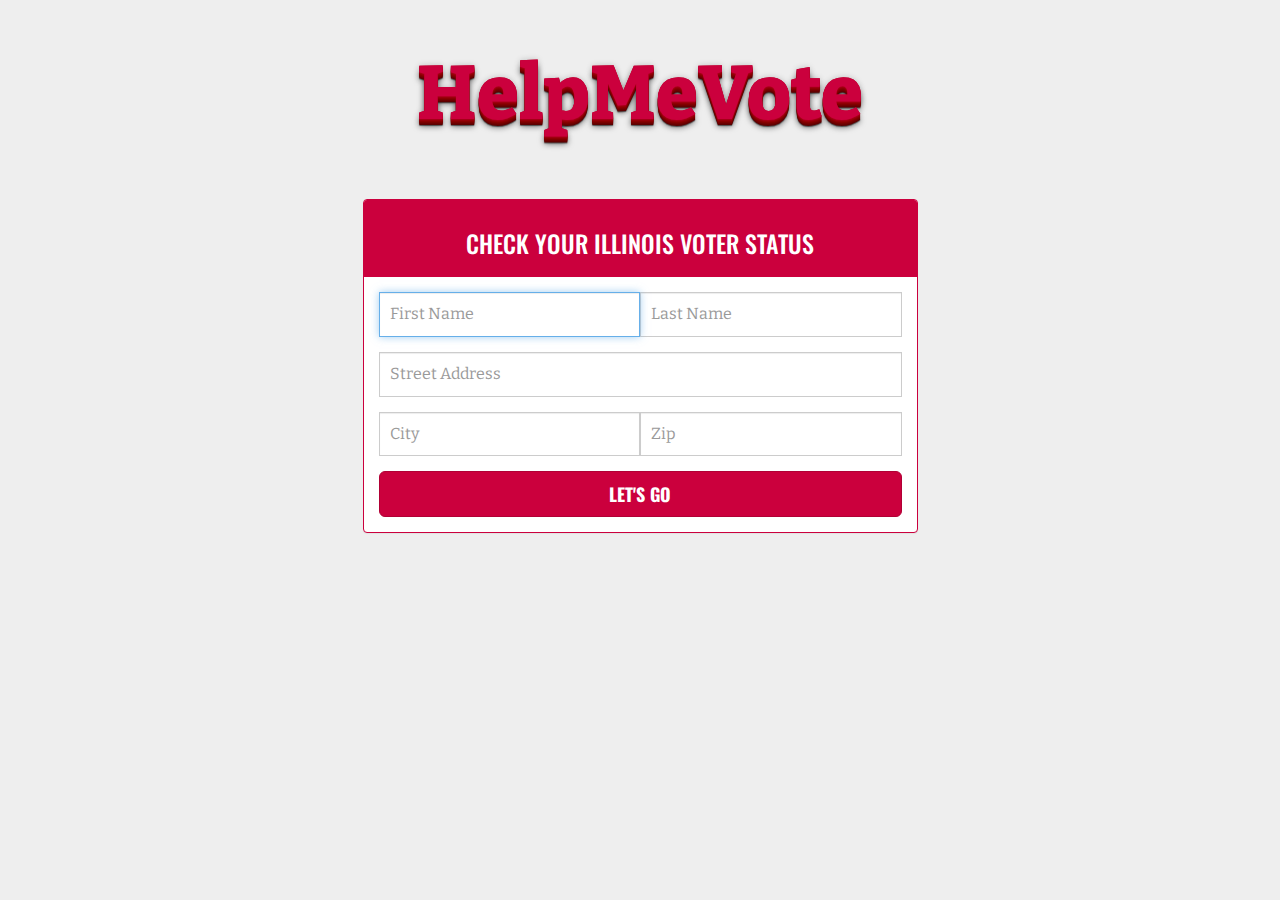
<file: index.html>
<!DOCTYPE html>
<!-- saved from url=(0040)http://getbootstrap.com/examples/signin/ -->
<html lang="en"><head><meta http-equiv="Content-Type" content="text/html; charset=UTF-8">
    <meta charset="utf-8">
    <meta http-equiv="X-UA-Compatible" content="IE=edge">
    <meta name="viewport" content="width=device-width, initial-scale=1">
    <!-- The above 3 meta tags *must* come first in the head; any other head content must come *after* these tags -->
    <meta name="description" content="">
    <meta name="author" content="">
    <link rel="icon" href="favicon.ico">

    <title>HelpMeVote Illinois</title>

    <!-- Bootstrap core CSS -->
    <link href="css/bootstrap.custom.css" rel="stylesheet">

    <!-- Custom styles for this template -->
    <link href="css/signin.css" rel="stylesheet">
    <link href="css/helpmevote.css" rel="stylesheet">
    <link href="css/font-awesome.min.css" rel="stylesheet">
    <link href='https://fonts.googleapis.com/css?family=Oswald:400,700|Bitter:400,700' rel='stylesheet' type='text/css'>

  </head>

  <body>

    <div class="container">
	    <div class="row">
		              <div class="text-center logo">HelpMeVote</div>
	    </div>
	<div class="row">
		<div class="col-md-6 col-md-offset-3">
      <form class="form-signin" id="voterForm">
	   	<div class="panel panel-primary">
		<div class="panel-heading"><h3 class="text-center">Check Your Illinois Voter Status</h3></div>
	   	<div class="panel-body">
        <div id="errorAlert" class="alert alert-danger text-center" role="alert" hidden="true">Please fill out every reqiuired text field</div>
	    <div class="row no-gutters">
      	<div class="col-sm-6">
	        <div class="form-group">
            	<input type="text" id="inputFName" class="form-control" placeholder="First Name" autofocus="" required>
	        </div>
      	</div>
      	<div class="col-sm-6">
	        <div class="form-group">
            	<input type="text" id="inputLName" class="form-control" placeholder="Last Name" required>
	        </div>
      	</div>
	    </div>
		<div class="row no-gutters">
      	<div class="col-sm-12">
	        <div class="form-group">
            	<input type="text" id="inputAddress" class="form-control" placeholder="Street Address" required>
	        </div>
      	</div>
        <div class="col-sm-6">
          <div class="form-group">
              <input type="text" id="inputCity" class="form-control" placeholder="City" required>
          </div>
        </div>
      	<div class="col-sm-6">
	        <div class="form-group">
           		<input type="text" id="inputZip" class="form-control" placeholder="Zip" required>
	        </div>
      	</div>
		</div>
		<div class="row">
      	<div class="col-sm-12">
        	<a class="btn btn-lg btn-primary btn-block" id="submit" type="submit">Let's Go <!-- <i class="fa fa-arrow-right"></i> --></a>
      	</div>
		</div>
	   	</div>
	   	</div>
      </form>
		</div>
	</div>
    </div> <!-- /container -->

    <script src="js/jquery.min.js"></script>
    <script src="js/bootstrap.min.js"></script>
    <script src="js/signin.js"></script>
  

</body></html>
</file>
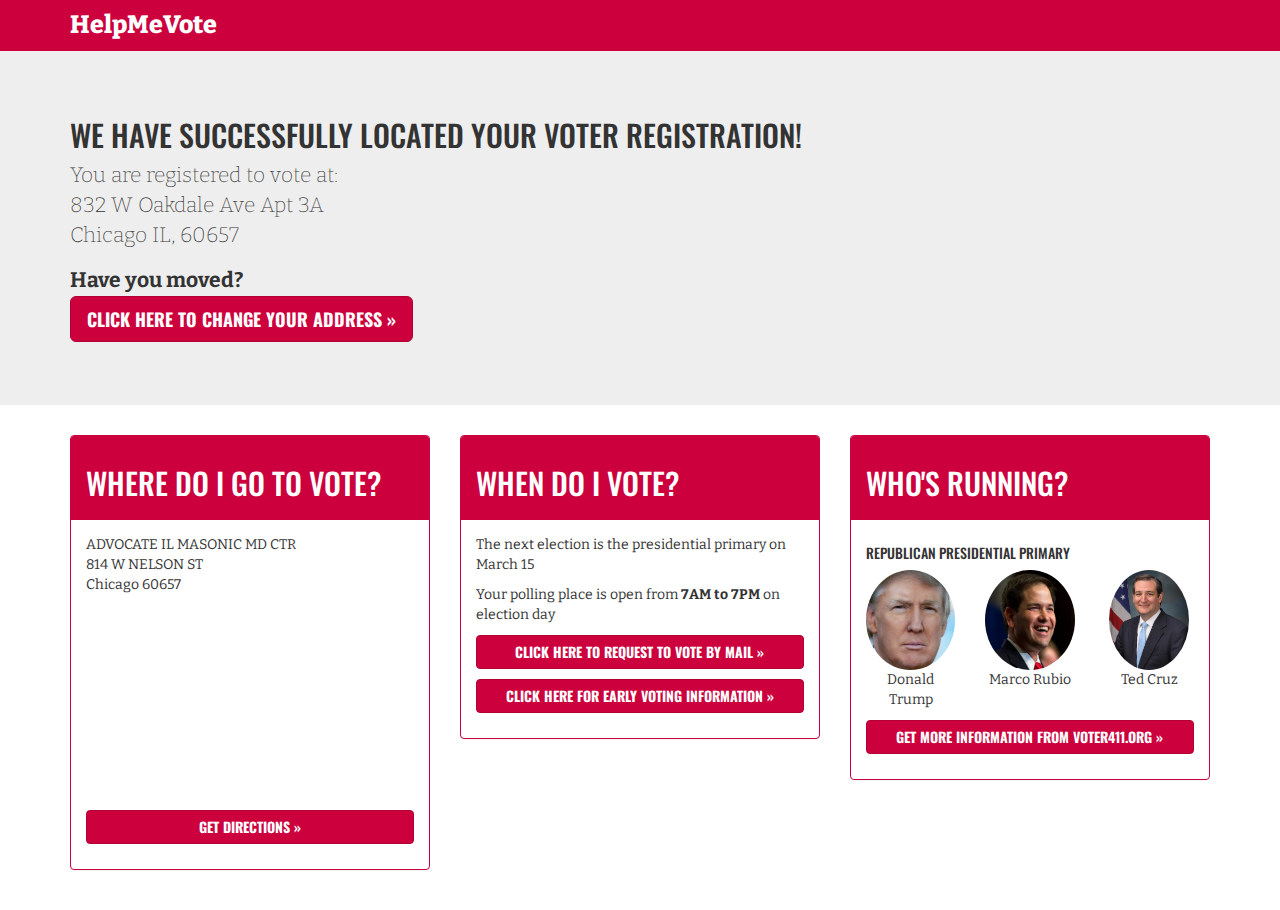
<file: results.html>
<!DOCTYPE html>
<!-- saved from url=(0043)http://getbootstrap.com/examples/jumbotron/ -->
<html lang="en"><head><meta http-equiv="Content-Type" content="text/html; charset=UTF-8">
    <meta charset="utf-8">
    <meta http-equiv="X-UA-Compatible" content="IE=edge">
    <meta name="viewport" content="width=device-width, initial-scale=1">
    <!-- The above 3 meta tags *must* come first in the head; any other head content must come *after* these tags -->
    <meta name="description" content="">
    <meta name="author" content="">
    <link rel="icon" href="http://getbootstrap.com/favicon.ico">

    <title>HelpMeVote Results</title>

    <link href="css/bootstrap.custom.css" rel="stylesheet">

    <!-- Custom styles for this template -->
    <link href="css/results.css" rel="stylesheet">
    <link href="css/helpmevote.css" rel="stylesheet">
    <link href="css/font-awesome.min.css" rel="stylesheet">
    <link href='https://fonts.googleapis.com/css?family=Oswald:400,700|Bitter:400,700' rel='stylesheet' type='text/css'>
  </head>

  <body>

    <nav class="navbar navbar-fixed-top bg-primary">
      <div class="container">
        <div class="navbar-header">
          <div class="navbar-brand">HelpMeVote</div>
        </div>
      </div>
    </nav>

    <!-- Main jumbotron for a primary marketing message or call to action -->
    <div class="jumbotron">
      <div class="container">
        <h2>We have successfully located your voter registration!</h2>
        <p id="voter-address">You are registered to vote at:<br>
        832 W Oakdale Ave Apt 3A<br>
        Chicago IL, 60657
        </p>
        <p style="font-weight: bold">Have you moved?<br><a class="btn btn-primary btn-lg" href="https://ova.elections.il.gov/" role="button" target="_blank">Click here to change your address »</a></p>
      </div>
    </div>

    <div class="container">
      <!-- Example row of columns -->
      <div class="row">
        <div class="col-md-4">
	      <div class="panel-primary panel">
		      <div class="panel-heading"><h2>Where do I go to vote?</h2></div>
		      <div class="panel-body">
		          <p>ADVOCATE IL MASONIC MD CTR<br>
		          814 W NELSON ST<br>
		          Chicago 60657</p>
		          <div id="map-container"></div>
		          <p><a class="btn btn-primary btn-block" href="https://maps.google.com?daddr=814+W+Nelson+St+Chicago+IL+60657" role="button" target="_blank">Get Directions »</a></p>
				  </div>
	      </div>
        </div>

        <div class="col-md-4">
	        <div class="panel-primary panel">
		      <div class="panel-heading"><h2>When do I vote?</h2></div>
		      <div class="panel-body">
          <p>The next election is the presidential primary on March 15</p>
          <p>Your polling place is open from <b>7AM to 7PM</b> on election day</p>
          <p><a class="btn btn-primary btn-block" href="http://cookcountyclerk.com/elections/mailvoting/Pages/default.aspx" role="button" target="_blank">Click here to request to vote by mail »</a></p>
          <p><a class="btn btn-primary btn-block" href="http://www.cookcountyclerk.com/elections/earlyvoting/Pages/EarlyVotingLocations.aspx" role="button" target="_blank">Click here for early voting information »</a></p>
       
		      </div></div></div>

        <div class="col-md-4">
          <div class="panel-primary panel">
		      <div class="panel-heading"><h2>Who's Running?</h2></div>
		      <div class="panel-body">

          <h5>Republican Presidential Primary</h5>
          <div class="row" style="text-align: center;">
            <div class="col-md-4">
              <img class="img-circle img-responsive img-candidate" src="img/trump.jpg" alt="Candidate 1">
              <p>Donald Trump</p>
            </div>
            <div class="col-md-4">
              <img class="img-circle img-responsive img-candidate" src="img/rubio.jpg" alt="Candidate 2">
              <p>Marco Rubio</p>
            </div>
            <div class="col-md-4">
              <img class="img-circle img-responsive img-candidate" src="img/cruz.jpg" alt="Candidate 3">
              <p>Ted Cruz</p>
            </div>
          </div>
          <p><a class="btn btn-primary btn-block" href="http://www.vote411.org/ballot?street=832%20W%20Oakdale%20Ave%20Apt%203A&city=Chicago&state=Illinois&zip=60657" role="button" target="_blank">Get more information from voter411.org »</a></p>
		      </div></div>
        </div>
      </div>

     
    </div> <!-- /container -->


   <script src="js/jquery.min.js"></script>
   <script src="js/bootstrap.min.js"></script>
   <script src="http://maps.google.com/maps/api/js?sensor=false"></script>
   <script src="js/results.js"></script>
   
  

</body></html>
</file>
<file: css/signin.css>
body {
  padding-top: 40px;
  padding-bottom: 40px;
  background-color: #eee;
}

.form-signin {
  width: 100%;
}

.form-signin .form-signin-heading,
.form-signin .checkbox {
  margin-bottom: 10px;
}
.form-signin .checkbox {
  font-weight: normal;
}
.form-signin .form-control {
  position: relative;
  height: auto;
  -webkit-box-sizing: border-box;
     -moz-box-sizing: border-box;
          box-sizing: border-box;
  padding: 10px;
  font-size: 16px;
}
.form-signin .form-control:focus {
  z-index: 2;
}
.form-signin input[type="email"] {
  margin-bottom: -1px;
  border-bottom-right-radius: 0;
  border-bottom-left-radius: 0;
}
.form-signin input[type="password"] {
  margin-bottom: 10px;
  border-top-left-radius: 0;
  border-top-right-radius: 0;
}
</file>
<file: css/helpmevote.css>
.row.no-gutters {
  margin-right: 0;
  margin-left: 0;
}
.row.no-gutters > [class^="col-"],
.row.no-gutters > [class*=" col-"] {
  padding-right: 0;
  padding-left: 0;
}

.form-control {
	border-radius: 0px;
}

h1, h2, h3, h4, h5, h6, .btn {
	font-family: "Oswald", "Helvetica", sans-serif;
	text-transform: uppercase;
}
.btn {
	font-weight: 800;
}

body {
	font-family: "Bitter", "Times New Roman", serif;
}

.navbar-brand {
	font-weight: 800;
	font-size: 25px;
}

.logo {
	font-family: "Bitter", "Times New Roman", serif;
	font-size: 76px;
	font-weight: 800;
	margin-bottom: 50px;
	color: #CB003D;
	text-shadow:0px 0px 0 rgb(179,-24,37),0px 1px 0 rgb(164,-39,22),0px 2px 0 rgb(150,-53,8),0px 3px 0 rgb(135,-68,-7),0px 4px 0 rgb(121,-82,-21),0px 5px 0 rgb(106,-97,-36), 0px 6px 0 rgb(92,-111,-50),0px 7px 6px rgba(0,0,0,0.6),0px 7px 1px rgba(0,0,0,0.5),0px 0px 6px rgba(0,0,0,.2);

}
</file>
<file: css/results.css>
/* Move down content because we have a fixed navbar that is 50px tall */
body {
  padding-top: 50px;
  padding-bottom: 20px;
}
#map-container { height: 200px; margin-bottom: 5px }
/*.row > div {
    margin-top:10px;
    padding: 20px;
    border: #999 solid 1px;
	border-radius:10px;
	box-shadow: 1px 1px 1px 1px #fff inset;
	outline: 10px solid transparent;
 }
 .col-md-4 {
 	margin-right:5px;
 	width:32%;
 }*/
.img-candidate{
	height:100px;
	margin-left: auto;
	margin-right: auto;
}
</file>
